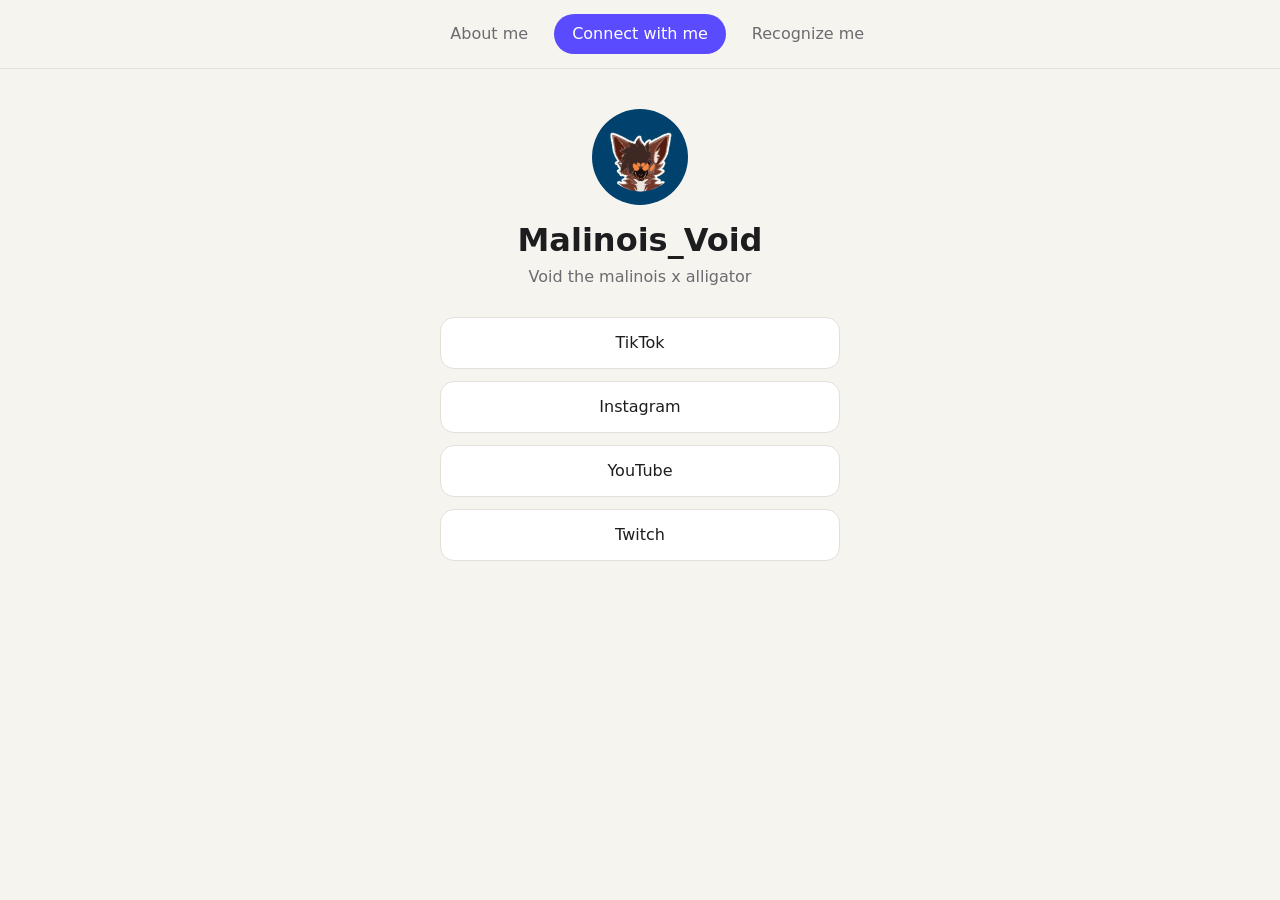
<file: index.html>
<!DOCTYPE html>
<html lang="en">
<head>
    <meta charset="utf-8">
    <meta name="viewport" content="width=device-width, initial-scale=1, viewport-fit=cover">
    <title>My Links</title>
    <link rel="stylesheet" href="styles/style.css">
    <link rel="stylesheet" href="styles/index.css">
</head>
<body>
<nav class="nav" id="nav"></nav>

<main>
    <div class="avatar" id="avatar">M</div>
    <h1>Malinois_Void</h1>
    <p class="bio">Void the malinois x alligator</p>

    <div class="links" id="links"></div>
</main>

<script src="scripts/nav.js"></script>
<script src="scripts/profile.js"></script>
<script src="scripts/socials.js"></script>
</body>
</html>
</file>
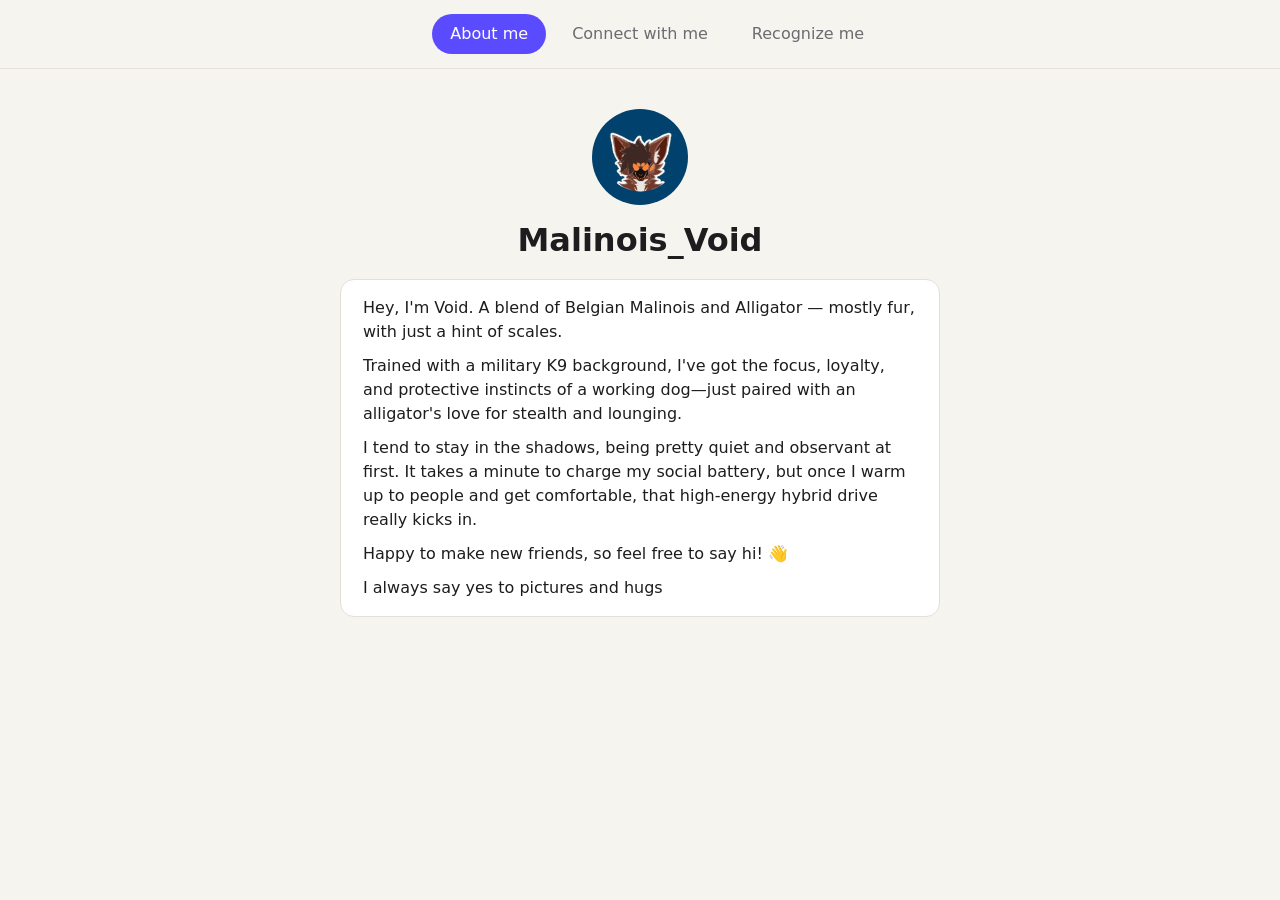
<file: pages/about.html>
<!DOCTYPE html>
<html lang="en">
<head>
    <meta charset="utf-8">
    <meta name="viewport" content="width=device-width, initial-scale=1, viewport-fit=cover">
    <title>Malinois_Void — About Me</title>
    <link rel="stylesheet" href="../styles/style.css">
    <link rel="stylesheet" href="../styles/index.css">
</head>
<body>
<nav class="nav" id="nav"></nav>

<main class="medium">
    <div class="avatar" id="avatar">M</div>
    <h1>Malinois_Void</h1>

    <div class="intro">
        <p>Hey, I'm Void. A blend of Belgian Malinois and Alligator — mostly fur, with just a hint of scales.</p>
        <p>Trained with a military K9 background, I've got the focus, loyalty, and protective instincts of a working dog—just paired with an alligator's love for stealth and lounging.</p>
        <p>I tend to stay in the shadows, being pretty quiet and observant at first. It takes a minute to charge my social battery, but once I warm up to people and get comfortable, that high-energy hybrid drive really kicks in.</p>
        <p>Happy to make new friends, so feel free to say hi! 👋</p>
        <p>I always say yes to pictures and hugs</p>
    </div>
</main>

<script src="../scripts/nav.js"></script>
<script src="../scripts/profile.js"></script>
</body>
</html>
</file>
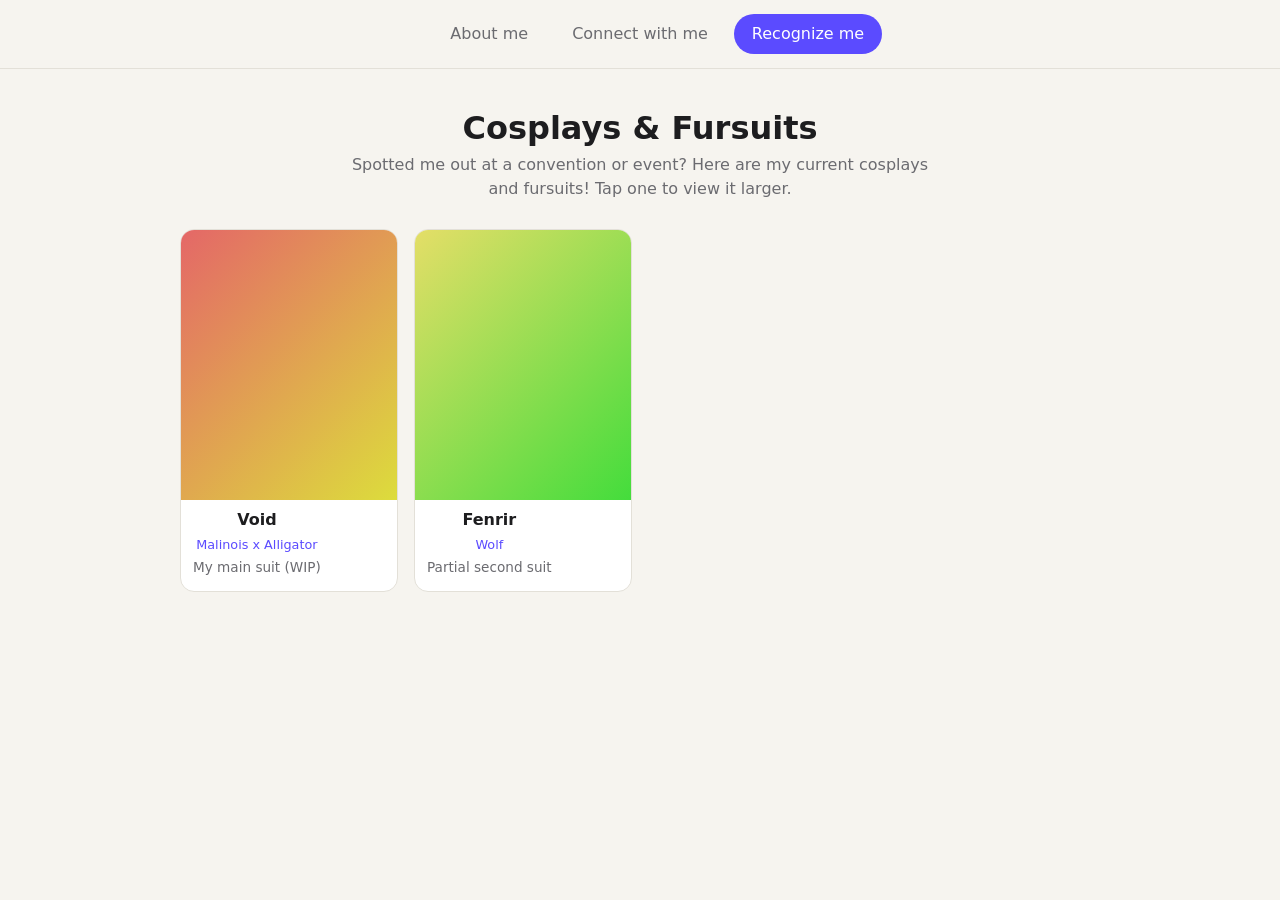
<file: pages/cosplay_fursuits.html>
<!DOCTYPE html>
<html lang="en">
<head>
    <meta charset="utf-8">
    <meta name="viewport" content="width=device-width, initial-scale=1, viewport-fit=cover">
    <title>My Cosplays &amp; Fursuits</title>
    <link rel="stylesheet" href="../styles/style.css">
    <link rel="stylesheet" href="../styles/gallery.css">
    <link rel="stylesheet" href="../styles/lightbox.css">
</head>
<body>
<nav class="nav" id="nav"></nav>

<main class="wide">
    <h1>Cosplays &amp; Fursuits</h1>
    <p class="bio">Spotted me out at a convention or event? Here are my current cosplays and fursuits! Tap one to view it larger.</p>
    <div id="costumes"></div>
</main>

<div id="lightbox" role="dialog" aria-modal="true" aria-hidden="true"></div>

<script src="../scripts/nav.js"></script>
<script src="../scripts/common.js"></script>
<script src="../scripts/cosplay_fursuits.js"></script>
</body>
</html>
</file>
<file: styles/style.css>
:root {
    --bg: #f6f4ef; --card: #ffffff; --text: #1d1d1f; --muted: #6b6b70;
    --accent: #5b4bff; --border: #e3e0d8;
    --radius: 14px;
    --gutter: 20px;
    color-scheme: light dark;
}
@media (prefers-color-scheme: dark) {
    :root {
        --bg: #121214; --card: #1c1c20; --text: #f2f2f4; --muted: #9a9aa2;
        --accent: #8b7fff; --border: #2d2d33;
    }
}

*, *::before, *::after { box-sizing: border-box; }
html { -webkit-text-size-adjust: 100%; }
body {
    margin: 0; background: var(--bg); color: var(--text);
    font-family: system-ui, -apple-system, "Segoe UI", Roboto, sans-serif;
    line-height: 1.5;
    min-height: 100vh; min-height: 100dvh;
}
img { max-width: 100%; }
button { font: inherit; }
:focus-visible { outline: 2px solid var(--accent); outline-offset: 2px; }
.placeholder { display: block; }

.nav {
    display: flex; flex-wrap: wrap; justify-content: center; gap: 6px;
    padding: calc(12px + env(safe-area-inset-top)) max(var(--gutter), env(safe-area-inset-right)) 12px max(var(--gutter), env(safe-area-inset-left));
    background: var(--bg); border-bottom: 1px solid var(--border);
}
.nav a {
    display: flex; align-items: center; justify-content: center; min-height: 40px;
    padding: 8px 14px; border-radius: 999px; text-decoration: none;
    color: var(--muted); font-size: .92rem; font-weight: 500; text-align: center;
    transition: background .15s, color .15s;
}
.nav a.active { background: var(--accent); color: #fff; }
@media (hover: hover) { .nav a:not(.active):hover { color: var(--text); } }
@media (min-width: 640px) {
    .nav {
        position: sticky; top: 0; z-index: 10;
        display: grid; grid-template-columns: 1fr auto 1fr; align-items: center;
        gap: 8px; padding-block: calc(14px + env(safe-area-inset-top)) 14px;
    }
    .nav a { padding: 8px 18px; font-size: 1rem; }
    .nav a:first-child { justify-self: end; }
    .nav a:nth-child(2) { justify-self: center; }
    .nav a:last-child { justify-self: start; }
}

main {
    width: 100%; max-width: 440px; margin: 0 auto; text-align: center;
    padding: 32px max(var(--gutter), env(safe-area-inset-right)) calc(56px + env(safe-area-inset-bottom)) max(var(--gutter), env(safe-area-inset-left));
}
main.medium { max-width: 640px; }
main.wide { max-width: 960px; }
@media (min-width: 640px) { main { padding-top: 40px; } }

h1 { margin: 0 0 6px; font-size: clamp(1.5rem, 6vw, 2rem); line-height: 1.2; overflow-wrap: anywhere; }
.bio { margin: 0 auto 28px; max-width: 60ch; color: var(--muted); }

.category + .category { margin-top: 32px; }
.category h2 { margin: 0 0 14px; font-size: 1.15rem; }
</file>
<file: styles/index.css>
.avatar {
    width: 96px; height: 96px; margin: 0 auto 16px; border-radius: 50%; overflow: hidden;
    display: grid; place-items: center;
    background: var(--accent); color: #fff; font-size: 38px; font-weight: 600;
}
.avatar img { width: 100%; height: 100%; object-fit: cover; }

.intro {
    margin: 20px 0; padding: 16px 22px; border-radius: var(--radius);
    background: var(--card); border: 1px solid var(--border);
    text-align: left; line-height: 1.5;
}
.intro p { margin: 0 0 10px; }
.intro p:last-child { margin-bottom: 0; }

.links { display: flex; flex-direction: column; gap: 12px; }
.link {
    display: flex; align-items: center; justify-content: center;
    min-height: 52px; padding: 12px 18px; border-radius: var(--radius);
    background: var(--card); border: 1px solid var(--border);
    color: var(--text); text-decoration: none; font-weight: 500;
    transition: transform .15s, border-color .15s;
}
@media (hover: hover) { .link:hover { transform: translateY(-2px); border-color: var(--accent); } }
</file>
<file: styles/gallery.css>
.cards {
    display: grid; gap: 12px; align-items: stretch;
    grid-template-columns: repeat(auto-fill, minmax(min(100%, 150px), 1fr));
}
@media (min-width: 640px) {
    .cards { gap: 16px; grid-template-columns: repeat(auto-fill, minmax(200px, 1fr)); }
}

.card {
    display: flex; flex-direction: column; padding: 0; overflow: hidden;
    border: 1px solid var(--border); border-radius: var(--radius);
    background: var(--card); color: inherit; text-align: center; cursor: pointer;
    transition: transform .15s, border-color .15s;
}
@media (hover: hover) { .card:hover { transform: translateY(-3px); border-color: var(--accent); } }

.thumb { display: block; width: 100%; aspect-ratio: 4 / 5; object-fit: cover; }

.card .caption { display: flex; flex-direction: column; gap: 4px; flex: 1; padding: 10px 12px 14px; }
.card .title   { font-weight: 600; line-height: 1.3; }
.card .details { font-size: .8rem; color: var(--accent); }
.card .desc {
    font-size: .85rem; line-height: 1.4; color: var(--muted);
    display: -webkit-box; -webkit-box-orient: vertical; -webkit-line-clamp: 3; line-clamp: 3; overflow: hidden;
}

.masonry { column-count: 2; column-gap: 10px; }
@media (min-width: 640px)  { .masonry { column-count: 3; column-gap: 12px; } }
@media (min-width: 1000px) { .masonry { column-count: 4; } }

.photo {
    display: block; width: 100%; margin: 0 0 10px; padding: 0; border: 0;
    background: none; border-radius: 12px; overflow: hidden; cursor: pointer;
    break-inside: avoid; transition: opacity .15s;
}
@media (hover: hover) { .photo:hover { opacity: .9; } }
.photo-img { display: block; width: 100%; height: auto; }
.photo .placeholder { width: 100%; aspect-ratio: 4 / 5; }
</file>
